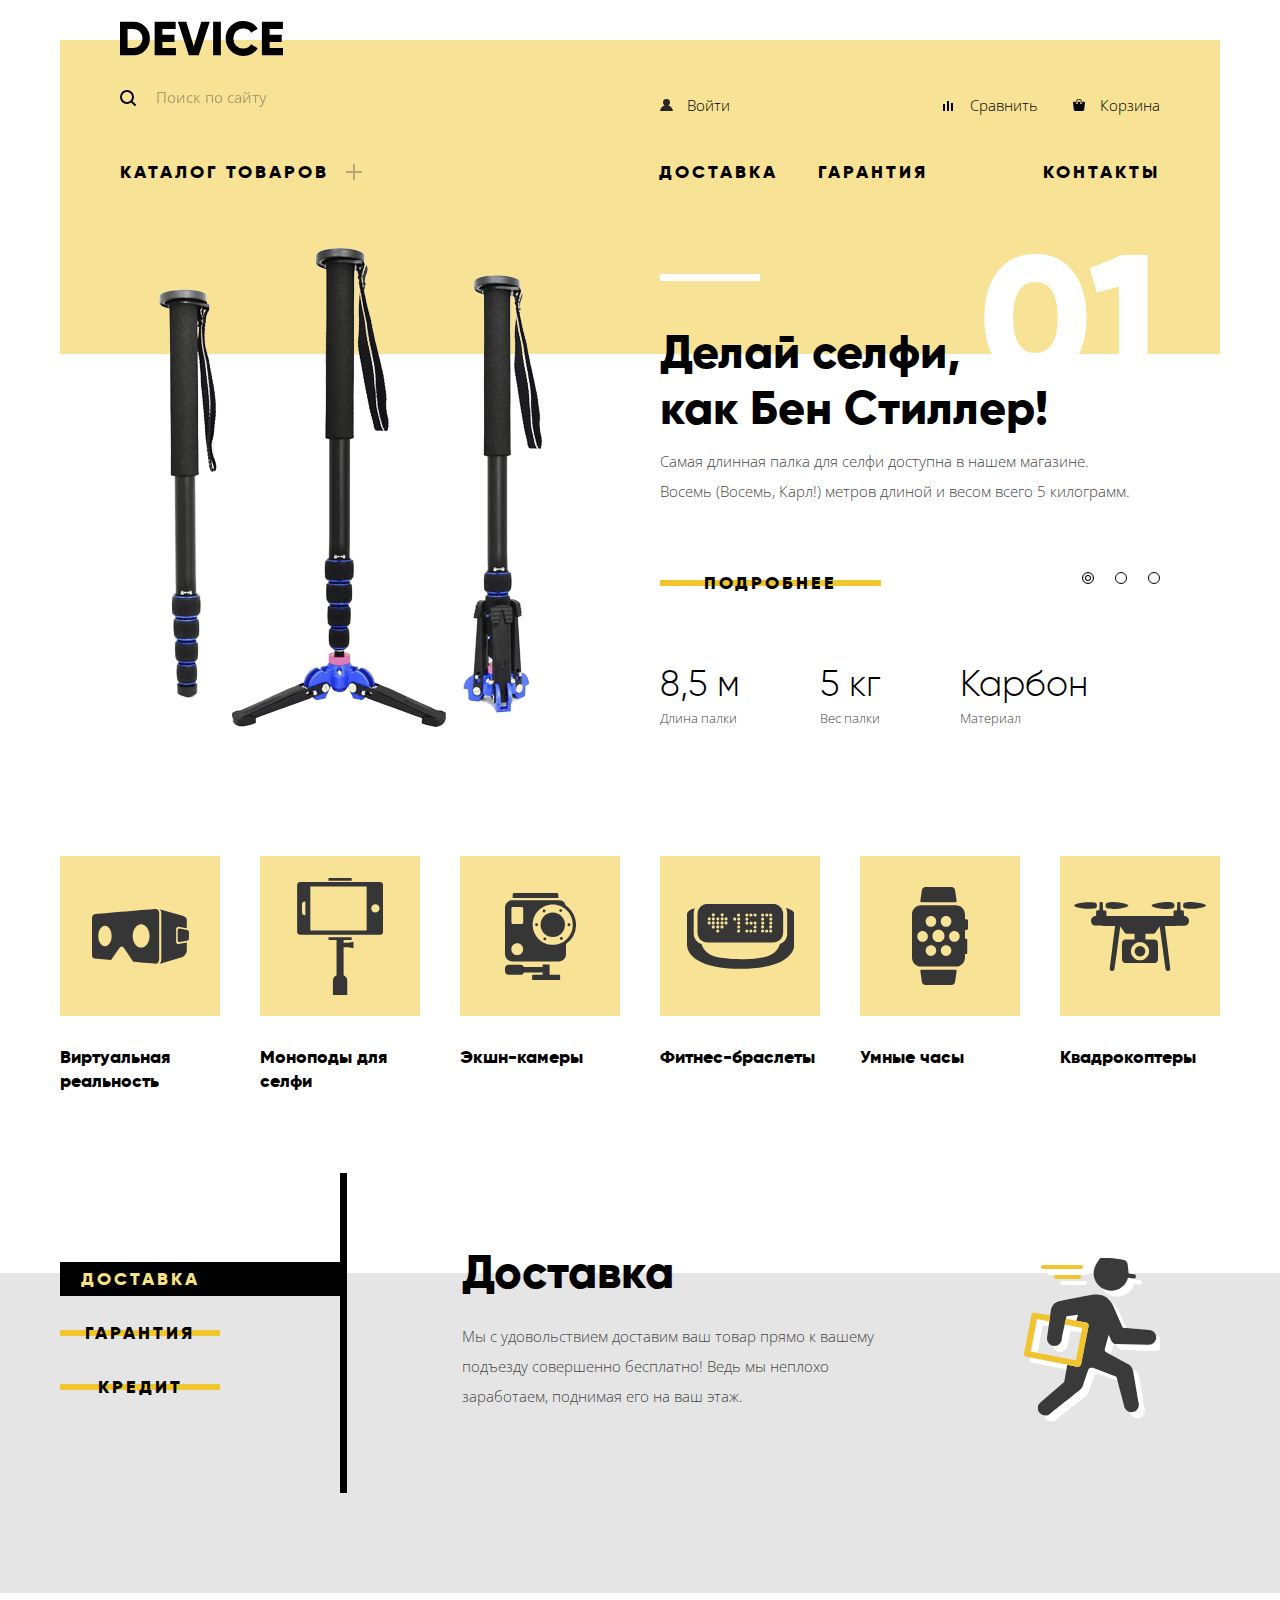
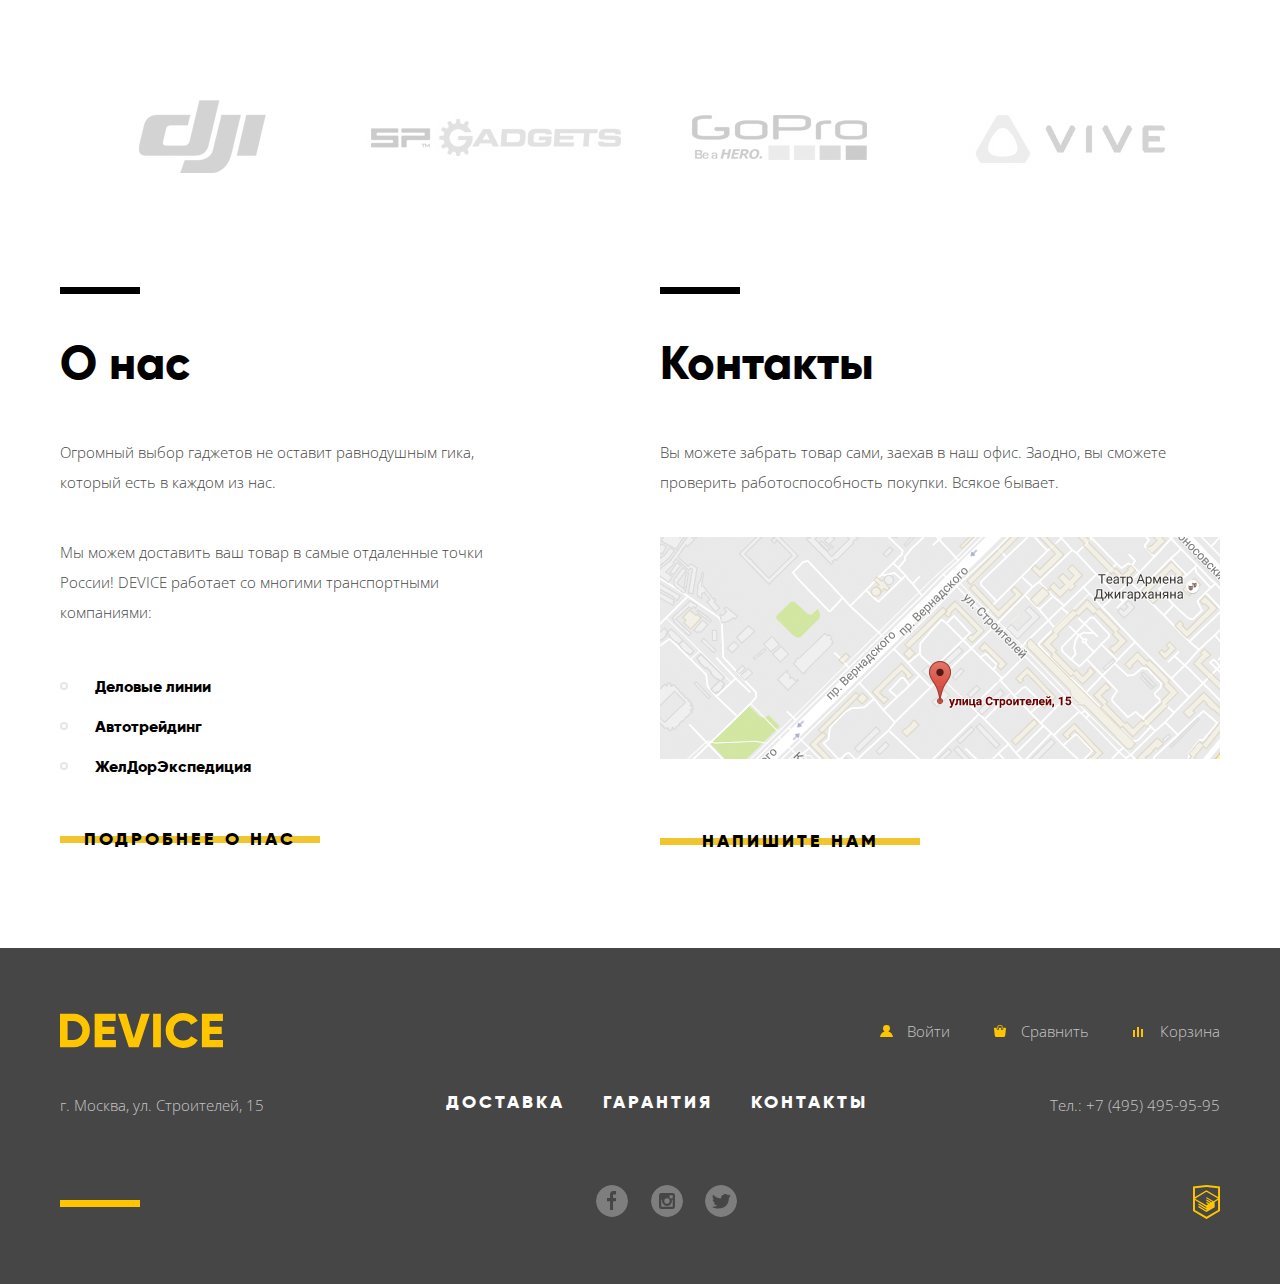
<file: index.html>
<!DOCTYPE html>
<html lang="ru">
<head>
	<meta charset="UTF-8">
	<title>Device</title>
	<link rel="preconnect" href="https://fonts.gstatic.com/" crossorigin>
	<link href="https://fonts.googleapis.com/css?family=Open+Sans:300,400&display=swap&subset=cyrillic" rel="stylesheet">
	<link rel="stylesheet" href="css/normalize.mini.css">
	<link rel="stylesheet" href="css/style.mini.css">
</head>
<body>
	<div class="w-container">
		<header class="main-header">
			<a class="header-logo"><img src="img/main-logo-header.svg" width="163" height="35" alt="Логотип Device"></a>
			<nav class="main-navigation">
				<form class="search-form" method="GET">
					<label class="search-icon" for="inpt-main-search"><span class="visually-hidden">Поиск</span></label>
					<input class="main-search" type="search" name="inpt-main-search" id="inpt-main-search" placeholder="Поиск по сайту">
					<button class="btn-search" type="submit">Найти</button>
					<span class="line-search"></span>
				</form>
				<ul class="user-navigation">
					<li class="user-navigation-item"><a class="login-link" href="#">Войти</a></li>
					<li class="user-navigation-item"><a class="match-link" href="#">Сравнить</a></li>
					<li class="user-navigation-item"><a class="cart-link" href="#">Корзина</a></li>
				</ul>
				<ul class="site-navigation">
					<li class="site-navigation-item">
						<a class="show-2nd-nesting" href="#">Каталог товаров</a>
						<ul class="site-navigation-2nd-nesting">
							<li class="site-navigation-2nd-nesting-item"><a href="#">Виртуальная реальность</a></li>
							<li class="site-navigation-2nd-nesting-item"><a href="monopode.html">Моноподы для селфи</a></li>
							<li class="site-navigation-2nd-nesting-item"><a href="#">Экшн-камеры</a></li>
							<li class="site-navigation-2nd-nesting-item"><a href="#">Фитнес-браслеты</a></li>
							<li class="site-navigation-2nd-nesting-item"><a href="#">Умные часы</a></li>
							<li class="site-navigation-2nd-nesting-item"><a href="#">Квадрокоптеры</a></li>
						</ul>
					</li>
					<li class="site-navigation-item"><a href="#">Доставка</a></li>
					<li class="site-navigation-item"><a href="#">Гарантия</a></li>
					<li class="site-navigation-item"><a href="#">Контакты</a></li>
				</ul>
			</nav>
		</header>
	</div>
	<main>
		<div class="w-container">

			<h1 class="visually-hidden">Магазин Device</h1>

			<div class="promo-slider-wrapper">
				<h2 class="visually-hidden">Лучшие товары</h2>
				<div class="promo-slider-slides promo-slide-1 show-promo-slide">
					<span class="promo-slider-number">01</span>
					<div class="promo-slider-img-wrapper">
						<img class="promo-slider-img" src="img/promo-slider-monopode.png" width="384" height="486" alt="Крутой монопод">
					</div>
					<section class="promo-slider-text-wrapper">
						<h3 class="promo-slider-item-heading">Делай селфи,<br>как Бен Стиллер!</h3>
						<p class="promo-slider-item-description">Самая длинная палка для селфи доступна в нашем магазине. Восемь (Восемь, Карл!) метров длиной и весом всего 5 килограмм.</p>
						<a class="promo-slider-about-link button" href="#">Подробнее</a>
						<dl class="promo-slider-item-features">
							<div class="dt-dd-wrapper">
								<dt class="promo-slider-feature">8,5 м</dt>
								<dd class="feature-description">Длина палки</dd>
							</div>
							<div class="dt-dd-wrapper">
								<dt class="promo-slider-feature">5 кг</dt>
								<dd class="feature-description">Вес палки</dd>
							</div>
							<div class="dt-dd-wrapper">
								<dt class="promo-slider-feature">Карбон</dt>
								<dd class="feature-description">Материал</dd>
							</div>
						</dl>
					</section>
				</div>
				<div class="promo-slider-slides promo-slide-2">
					<span class="promo-slider-number">02</span>
					<div class="promo-slider-img-wrapper">
						<img class="promo-slider-img" src="img/promo-slider-bracelet.png" width="345" height="485" alt="Крутой фитнес-браслет">
					</div>
					<section class="promo-slider-text-wrapper">
						<h3 class="promo-slider-item-heading">Худеем правильно!</h3>
						<p class="promo-slider-item-description">Мотивирующие фитнес-браслеты помогут найти в себе силы не пропускать занятия и соблюдать диету.</p>
						<a class="promo-slider-about-link button" href="#">Подробнее</a>
						<dl class="promo-slider-item-features">
							<div class="dt-dd-wrapper">
								<dt class="promo-slider-feature">48 часов</dt>
								<dd class="feature-description">Без подзарядки</dd>
							</div>
						</dl>
					</section>
				</div>
				<div class="promo-slider-slides promo-slide-3">
					<span class="promo-slider-number">03</span>
					<div class="promo-slider-img-wrapper">
						<img class="promo-slider-img" src="img/promo-slider-quadrocopter.png" width="526" height="334" alt="Крутой квадрокоптер">
					</div>
					<section class="promo-slider-text-wrapper">
						<h3 class="promo-slider-item-heading">Порхает как бабочка, жалит как пчела!</h3>
						<p class="promo-slider-item-description">Этот обычный, на первый взгляд, квадрокоптер оснащен мощным лазером, замаскированным под стандартную камеру.</p>
						<a class="promo-slider-about-link button" href="#">Подробнее</a>
						<dl class="promo-slider-item-features">
							<div class="dt-dd-wrapper">
								<dt class="promo-slider-feature">800 м</dt>
								<dd class="feature-description">Дальность полета</dd>
							</div>
							<div class="dt-dd-wrapper">
								<dt class="promo-slider-feature">50 м</dt>
								<dd class="feature-description">Радиус поражения</dd>
							</div>
						</dl>
					</section>
				</div>
			</div>
			<section class="catalog">
				<h2 class="visually-hidden">Каталог товаров</h2>
				<ul class="category-list">
					<li class="category-list-item"><a href="#">Виртуальная реальность</a></li>
					<li class="category-list-item"><a href="#">Моноподы для селфи</a></li>
					<li class="category-list-item"><a href="#">Экшн-камеры</a></li>
					<li class="category-list-item"><a href="#">Фитнес-браслеты</a></li>
					<li class="category-list-item"><a href="#">Умные часы</a></li>
					<li class="category-list-item"><a href="#">Квадрокоптеры</a></li>
				</ul>
			</section>
		</div>
		<div class="services-slider-wrapper">
			<div class="w-container">
				<h2 class="visually-hidden">Сервисы</h2>
				<ul class="services-list">
					<li class="services-list-item current-in-services-list"><a class="button btn-services" href="#">Доставка</a></li>
					<li class="services-list-item"><a class="button btn-services" href="#">Гарантия</a></li>
					<li class="services-list-item"><a class="button btn-services" href="#">Кредит</a></li>
				</ul>
				<section class="services-slide services-delivery show-services-slide">
					<h3 class="services-slide-heading">Доставка</h3>
					<p class="services-slide-descriprion">Мы с удовольствием доставим ваш товар прямо к вашему подъезду совершенно бесплатно! Ведь мы неплохо заработаем, поднимая его на ваш этаж.</p>
				</section>
				<section class="services-slide services-warranty">
					<h3 class="services-slide-heading">Гарантия</h3>
					<p class="services-slide-descriprion">Если из-за возгорания купленного у нас товара у вас сгорит дом — не переживайте, мы выдадим вам новый. Товар, не дом, конечно же.</p>
				</section>
				<section class="services-slide services-credit">
					<h3 class="services-slide-heading">Кредит</h3>
					<p class="services-slide-descriprion">Залезть в долговую яму стало проще! Кредитные консультанты подберут для вас наиболее выгодные условия кредита. Выгодные для нашего банка, разумеется.</p>
				</section>
			</div>
		</div>
		<div class="w-container">
			<div class="partners">
				<h2 class="visually-hidden">Наши партнеры</h2>
				<ul class="partners-list">
					<li class="partners-list-item">
						<a href="#"><img src="img/logo-dji.png" width="260" height="100" alt="Логотип компании DJI"></a>
					</li>
					<li class="partners-list-item">
						<a href="#"><img src="img/logo-spgadgets.png" width="260" height="100" alt="Логотип компании SPGadgets"></a>
					</li>
					<li class="partners-list-item">
						<a href="#"><img src="img/logo-gopro.png" width="260" height="100" alt="Логотип компании GoPro"></a>
					</li>
					<li class="partners-list-item">
						<a href="#"><img src="img/logo-vive.png" width="260" height="100" alt="Логотип компании HTC Vive"></a>
					</li>
				</ul>
			</div>
			<div class="about-and-contacts-wrapper">
				<section class="about-company">
					<h2>О нас</h2>
					<p>Огромный выбор гаджетов не оставит равнодушным гика, который есть в каждом из нас.</p>
					<p>Мы можем доставить ваш товар в самые отдаленные точки России! DEVICE работает со многими транспортными компаниями:</p>
					<ul class="delivery-companies-list">
						<li>Деловые линии</li>
						<li>Автотрейдинг</li>
						<li>ЖелДорЭкспедиция</li>
					</ul>
					<a class="button" href="#">Подробнее о нас</a>
				</section>
				<section class="contacts">
					<h2>Контакты</h2>
					<p>Вы можете забрать товар сами, заехав в наш офис. Заодно, вы сможете проверить работоспособность покупки. Всякое бывает.</p>
					<a class="map-btn" href="#"><img src="img/map.png" width="560" height="222" alt="Адрес магазина Device по адресу г. Москва, ул. Строителей, д. 15"></a>
					<a class="button btn-about" href="#">Напишите нам</a>
				</section>
			</div>
		</div>
	</main>
	<footer class="main-footer">
		<div class="w-container">
			<ul class="user-navigation-footer">
				<li class="user-navigation-footer-item"><a class="footer-logo"><img src="img/main-logo-footer.svg" width="163" height="35" alt="Логотип Device"></a></li>
				<li class="user-navigation-footer-item"><a class="login-link-footer" href="#">Войти</a></li>
				<li class="user-navigation-footer-item"><a class="compare-link-footer" href="#">Сравнить</a></li>
				<li class="user-navigation-footer-item"><a class="cart-link-footer" href="#">Корзина</a></li>
			</ul>
			<div class="footer-middle-area">
				<address class="footer-address">г. Москва, ул. Строителей, 15</address>
				<ul class="footer-services-list">
					<li class="footer-services-list-item"><a href="#">Доставка</a></li>
					<li class="footer-services-list-item"><a href="#">Гарантия</a></li>
					<li class="footer-services-list-item"><a href="#">Контакты</a></li>
				</ul>
				<span class="tel-number-footer">Тел.: +7 (495) 495-95-95</span>
			</div>
			<div class="footer-bottom-area">
				<span class="line-footer"></span>
				<ul class="social-list">
					<li class="social-list-item social-fb"><a href="#"><span class="visually-hidden">Facebook</span></a></li>
					<li class="social-list-item social-in"><a href="#"><span class="visually-hidden">Instagram</span></a></li>
					<li class="social-list-item social-tw"><a href="#"><span class="visually-hidden">Twitter</span></a></li>
				</ul>
				<a class="htmlacademy-link" href="#"><span class="visually-hidden">HTMLAcademy</span></a>
			</div>
		</div>
	</footer>

	<section class="popup-write-us">
		<h2 class="visually-hidden">Форма обратной связи</h2>
		<form class="form-write-us" action="https://echo.htmlacademy.ru" method="POST">
			<ul class="write-us-list">
				<li class="write-us-list-item">
					<label for="write-us-name">Ваше имя:</label>
					<input type="text" name="write-us-name" id="write-us-name" placeholder="Имя Фамилия">
				</li>
				<li class="write-us-list-item">
					<label for="write-us-email">Ваш email:</label>
					<input type="email" name="write-us-email" id="write-us-email" placeholder="email@example.com">
				</li>
				<li class="write-us-list-item">
					<label for="write-us-text">Текст письма:</label>
					<textarea name="write-us-text" id="write-us-text" cols="30" rows="10" placeholder="В свободной форме"></textarea>
				</li>
			</ul>
			<button class="button" type="submit">Отправить</button>
		</form>
		<button class="close-btn" type="button"><span class="visually-hidden">Закрыть форму</span></button>
	</section>
	<div class="popup-map">
		<p>
			<img src="img/map-big.png" width="960" height="550" alt="Адрес магазина Device по адресу г. Москва, ул. Строителей, д. 15">
		</p>
		<iframe src="https://yandex.ru/map-widget/v1/-/CGsTFXOG" width="960" height="550"></iframe>
		<button class="close-btn" type="button"><span class="visually-hidden">Закрыть карту</span></button>
	</div>

	<script src="js/promo-slider-script.mini.js"></script>
	<script src="js/services-slider-script.mini.js"></script>
	<script src="js/popup-script.mini.js"></script>
</body>
</html>
</file>
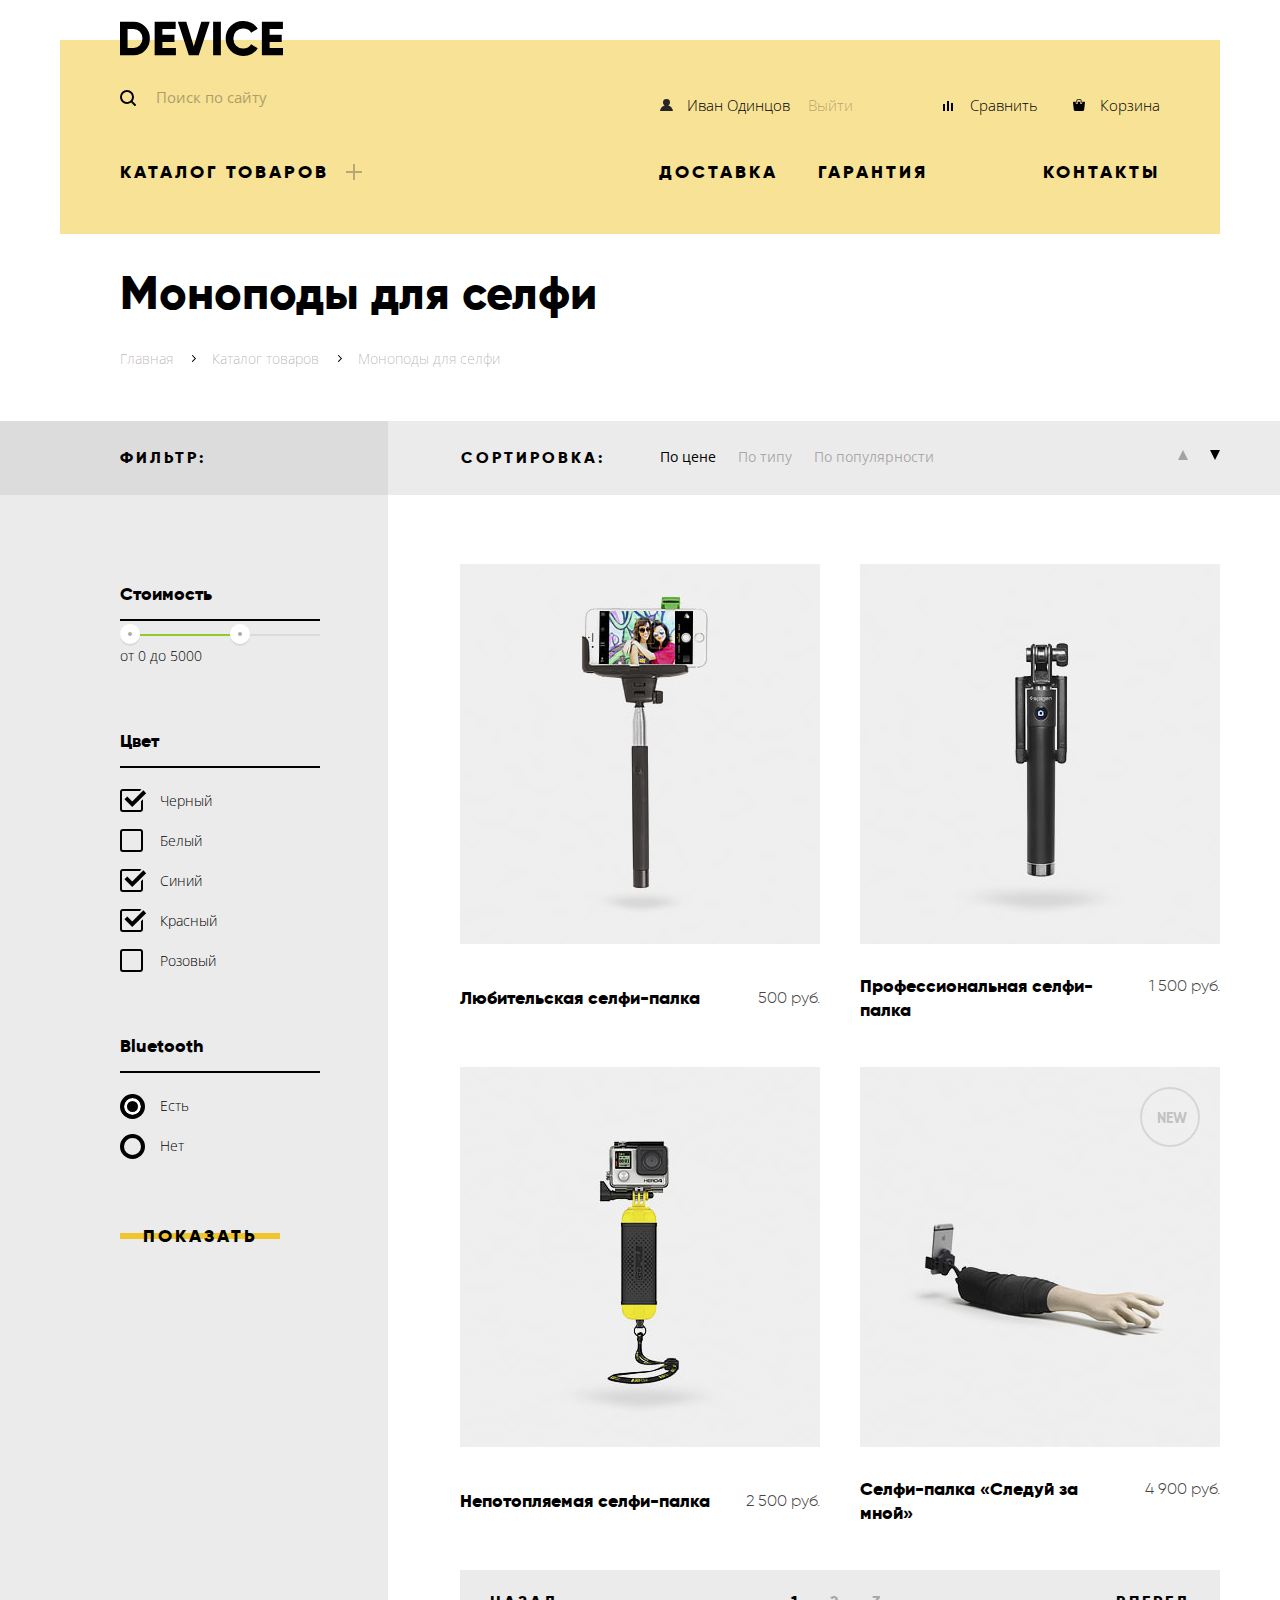
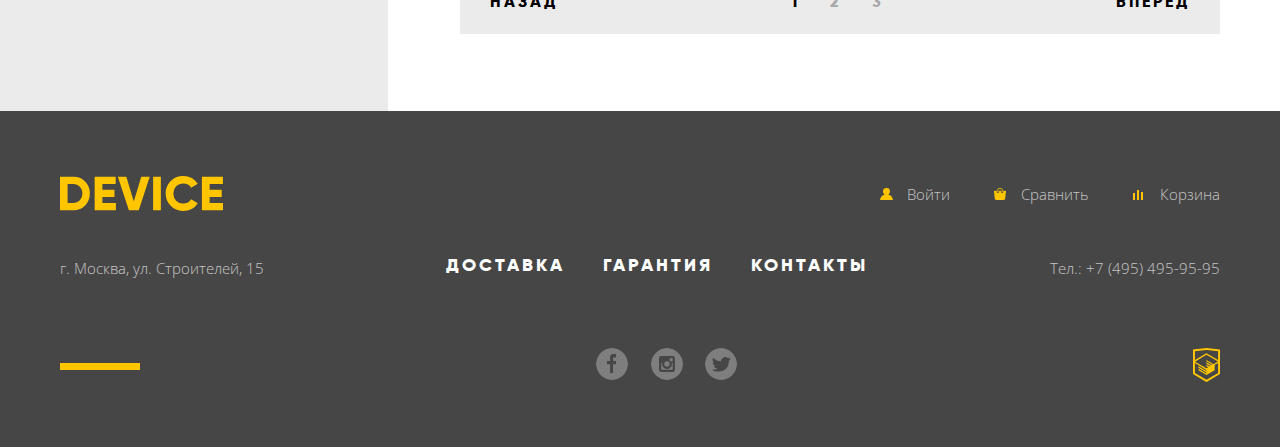
<file: monopode.html>
<!DOCTYPE html>
<html lang="ru">
<head>
	<meta charset="UTF-8">
	<title>Device: Моноподы для селфи</title>
	<link rel="preconnect" href="https://fonts.gstatic.com/" crossorigin>
	<link href="https://fonts.googleapis.com/css?family=Open+Sans:300,400&display=swap&subset=cyrillic" rel="stylesheet">
	<link rel="stylesheet" href="css/normalize.mini.css">
	<link rel="stylesheet" href="css/style.mini.css">
</head>
<body>
	<div class="w-container">
		<header class="main-header header-inner">
			<a class="header-logo" href="index.html"><img src="img/main-logo-header.svg" width="163" height="35" alt="Логотип Device"></a>
			<nav class="main-navigation">
				<form class="search-form" method="GET">
					<label class="search-icon" for="inpt-main-search"><span class="visually-hidden">Поиск</span></label>
					<input class="main-search" type="search" name="inpt-main-search" id="inpt-main-search" placeholder="Поиск по сайту">
					<button class="btn-search" type="submit">Найти</button>
					<span class="line-search"></span>
				</form>
				<ul class="user-navigation user-nav-when-logged">
					<li class="user-navigation-item"><a class="profile-link" href="#">Иван Одинцов</a></li>
					<li class="user-navigation-item"><a class="logout-link" href="#">Выйти</a></li>
					<li class="user-navigation-item"><a class="match-link" href="#">Сравнить</a></li>
					<li class="user-navigation-item"><a class="cart-link" href="#">Корзина</a></li>
				</ul>
				<ul class="site-navigation">
					<li class="site-navigation-item">
						<a class="show-2nd-nesting" href="#">Каталог товаров</a>
						<ul class="site-navigation-2nd-nesting">
							<li class="site-navigation-2nd-nesting-item"><a href="#">Виртуальная реальность</a></li>
							<li class="site-navigation-2nd-nesting-item"><a href="#">Моноподы для селфи</a></li>
							<li class="site-navigation-2nd-nesting-item"><a href="#">Экшн-камеры</a></li>
							<li class="site-navigation-2nd-nesting-item"><a href="#">Фитнес-браслеты</a></li>
							<li class="site-navigation-2nd-nesting-item"><a href="#">Умные часы</a></li>
							<li class="site-navigation-2nd-nesting-item"><a href="#">Квадрокоптеры</a></li>
						</ul>
					</li>
					<li class="site-navigation-item"><a href="#">Доставка</a></li>
					<li class="site-navigation-item"><a href="#">Гарантия</a></li>
					<li class="site-navigation-item"><a href="#">Контакты</a></li>
				</ul>
			</nav>
		</header>
	</div>
	<main>
		<div class="w-container">

			<h1 class="page-heading">Моноподы для селфи</h1>

			<ul class="inner-page-navigation">
				<li class="inner-page-navigation-item"><a href="#">Главная</a></li>
				<li class="inner-page-navigation-item"><a href="#">Каталог товаров</a></li>
				<li class="inner-page-navigation-item"><a class="current-in-inner-page">Моноподы для селфи</a></li>
			</ul>
		</div>
		<div class="filters-and-sorting-heading-wrapper">
			<div class="w-container">
				<h2 class="filters-heading">Фильтр:</h2>
				<h2 class="sorting-heading">Сортировка:</h2>
				<ul class="sorting-list">
					<li class="sorting-list-item"><a class="current-in-sorting">По цене</a></li>
					<li class="sorting-list-item"><a href="#">По типу</a></li>
					<li class="sorting-list-item"><a href="#">По популярности</a></li>
					<li class="sorting-list-item"><a class="sorting-list-arrow arrow-top" href="#"><span class="visually-hidden">По возрастанию</span></a></li>
					<li class="sorting-list-item"><a class="sorting-list-arrow arrow-bottom current-in-sorting-arrow"><span class="visually-hidden">По убыванию</span></a></li>
				</ul>
			</div>
		</div>
		<div class="filters-and-catalog-wrapper">
			<div class="w-container">
				<form class="filters-form" action="https://echo.htmlacademy.ru" method="POST">
					<fieldset class="filters-fieldset">
						<legend>Стоимость</legend>
						<div class="range-field">
							<button class="range-btn" type="button"><span class="visually-hidden">Меньшее значение</span></button>
							<div class="range-line"></div>
							<button class="range-btn" type="button"><span class="visually-hidden">Большее значение</span></button>
							<label>от 0</label>
							<label>до 5000</label>
						</div>
					</fieldset>
					<fieldset class="filters-fieldset">
						<legend>Цвет</legend>
						<ul class="filter-color-list">
							<li class="filter-color-list-item">
								<input class="visually-hidden" type="checkbox" name="color-black" id="color-black" checked>
								<label for="color-black">Черный</label>
							</li>
							<li class="filter-color-list-item">
								<input class="visually-hidden" type="checkbox" name="color-white" id="color-white">
								<label for="color-white">Белый</label>
							</li>
							<li class="filter-color-list-item">
								<input class="visually-hidden" type="checkbox" name="color-blue" id="color-blue" checked>
								<label for="color-blue">Синий</label>
							</li>
							<li class="filter-color-list-item">
								<input class="visually-hidden" type="checkbox" name="color-red" id="color-red" checked>
								<label for="color-red">Красный</label>
							</li>
							<li class="filter-color-list-item">
								<input class="visually-hidden" type="checkbox" name="color-pink" id="color-pink">
								<label for="color-pink">Розовый</label>
							</li>
						</ul>
					</fieldset>
					<fieldset class="filters-fieldset">
						<legend>Bluetooth</legend>
						<ul class="filter-bluetooth-list">
							<li class="filter-bluetooth-list-item">
								<input class="visually-hidden" type="radio" name="bluetooth-choose" id="bluetooth-yes" checked>
								<label for="bluetooth-yes">Есть</label>
							</li>
							<li class="filter-bluetooth-list-item">
								<input class="visually-hidden" type="radio" name="bluetooth-choose" id="bluetooth-no">
								<label for="bluetooth-no">Нет</label>
							</li>
						</ul>
					</fieldset>
					<button class="button" type="submit">Показать</button>
				</form>
				<div class="catalog-and-pagination-wrapper">
					<h2 class="visually-hidden">Каталог моноподов</h2>
					<ul class="catalog-list">
						<li class="catalog-item" tabindex="0">
							<h3 class="catalog-item-heading"><a href="#">Любительская селфи-палка</a></h3>
							<span class="catalog-price">500 руб.</span>
							<div class="img-options-wrapper">
								<img src="img/catalog-list-item-amateur.jpg" width="360" height="380" alt="Картинка любительской селфи-палки">
								<div class="catalog-item-options">
									<button class="button" type="button">В корзину</button>
									<button class="goto-match" type="button">Добавить к сравнению</button>
								</div>
							</div>
						</li>
						<li class="catalog-item" tabindex="0">
							<h3 class="catalog-item-heading"><a href="#">Профессиональная селфи-палка</a></h3>
							<span class="catalog-price">1 500 руб.</span>
							<div class="img-options-wrapper">
								<img src="img/catalog-list-item-pro.jpg" width="360" height="380" alt="Картинка профессиональной селфи-палки">
								<div class="catalog-item-options">
									<button class="button" type="button">В корзину</button>
									<button class="goto-match" type="button">Добавить к сравнению</button>
								</div>
							</div>
						</li>
						<li class="catalog-item" tabindex="0">
							<h3 class="catalog-item-heading"><a href="#">Непотопляемая селфи-палка</a></h3>
							<span class="catalog-price">2 500 руб.</span>
							<div class="img-options-wrapper">
								<img src="img/catalog-list-item-unsink.jpg" width="360" height="380" alt="Картинка непотопляемой селфи-палки">
								<div class="catalog-item-options">
									<button class="button" type="button">В корзину</button>
									<button class="goto-match" type="button">Добавить к сравнению</button>
								</div>
							</div>
						</li>
						<li class="catalog-item new-flag" tabindex="0">
							<h3 class="catalog-item-heading"><a href="#">Селфи-палка «Следуй за мной»</a></h3>
							<span class="catalog-price">4 900 руб.</span>
							<div class="img-options-wrapper">
								<img src="img/catalog-list-item-follow.jpg" width="360" height="380" alt="Картинка селфи-палки Следуй за мной">
								<div class="catalog-item-options">
									<button class="button" type="button">В корзину</button>
									<button class="goto-match" type="button">Добавить к сравнению</button>
								</div>
							</div>
						</li>
					</ul>
					<ul class="pagination-list">
						<li class="pagination-list-item"><a class="current-in-pagination">Назад</a></li>
						<li class="pagination-list-item"><a class="current-in-pagination">1</a></li>
						<li class="pagination-list-item"><a href="#">2</a></li>
						<li class="pagination-list-item"><a href="#">3</a></li>
						<li class="pagination-list-item"><a href="#">Вперед</a></li>
					</ul>
				</div>
			</div>
		</div>
	</main>
	<footer class="main-footer">
		<div class="w-container">
			<ul class="user-navigation-footer">
				<li class="user-navigation-footer-item"><a class="footer-logo"><img src="img/main-logo-footer.svg" width="163" height="35" alt="Логотип Device"></a></li>
				<li class="user-navigation-footer-item"><a class="login-link-footer" href="#">Войти</a></li>
				<li class="user-navigation-footer-item"><a class="compare-link-footer" href="#">Сравнить</a></li>
				<li class="user-navigation-footer-item"><a class="cart-link-footer" href="#">Корзина</a></li>
			</ul>
			<div class="footer-middle-area">
				<address class="footer-address">г. Москва, ул. Строителей, 15</address>
				<ul class="footer-services-list">
					<li class="footer-services-list-item"><a href="#">Доставка</a></li>
					<li class="footer-services-list-item"><a href="#">Гарантия</a></li>
					<li class="footer-services-list-item"><a href="#">Контакты</a></li>
				</ul>
				<span class="tel-number-footer">Тел.: +7 (495) 495-95-95</span>
			</div>
			<div class="footer-bottom-area">
				<span class="line-footer"></span>
				<ul class="social-list">
					<li class="social-list-item social-fb"><a href="#"><span class="visually-hidden">Facebook</span></a></li>
					<li class="social-list-item social-in"><a href="#"><span class="visually-hidden">Instagram</span></a></li>
					<li class="social-list-item social-tw"><a href="#"><span class="visually-hidden">Twitter</span></a></li>
				</ul>
				<a class="htmlacademy-link" href="#"><span class="visually-hidden">HTMLAcademy</span></a>
			</div>
		</div>
	</footer>
</body>
</html>
</file>
<file: css/style.mini.css>
@-webkit-keyframes shake{0%,to{-webkit-transform:translateX(0);transform:translateX(0)}10%,30%,50%,70%,90%{-webkit-transform:translateX(-10px);transform:translateX(-10px)}20%,40%,60%,80%{-webkit-transform:translateX(10px);transform:translateX(10px)}}@keyframes shake{0%,to{-webkit-transform:translateX(0);transform:translateX(0)}10%,30%,50%,70%,90%{-webkit-transform:translateX(-10px);transform:translateX(-10px)}20%,40%,60%,80%{-webkit-transform:translateX(10px);transform:translateX(10px)}}@-webkit-keyframes appear{0%{-webkit-transform:translateY(-2000px);transform:translateY(-2000px)}60%{-webkit-transform:translateY(100px);transform:translateY(100px)}80%{-webkit-transform:translateY(-20px);transform:translateY(-20px)}to{-webkit-transform:translateY(0);transform:translateY(0)}}@keyframes appear{0%{-webkit-transform:translateY(-2000px);transform:translateY(-2000px)}60%{-webkit-transform:translateY(100px);transform:translateY(100px)}80%{-webkit-transform:translateY(-20px);transform:translateY(-20px)}to{-webkit-transform:translateY(0);transform:translateY(0)}}*,::after,::before{-webkit-box-sizing:inherit;box-sizing:inherit}html{-webkit-box-sizing:border-box;box-sizing:border-box}.w-container{width:1200px;margin-left:auto;margin-right:auto;padding-left:20px;padding-right:20px}.button,body{font-weight:800}body{margin:0;font-family:'Gilroy','Arial Black','Impact','Arial',sans-serif}.button,.button::before{-webkit-transition:all 100ms ease-in;-o-transition:all 100ms ease-in;transition:all 100ms ease-in}.button{position:relative;z-index:2;display:inline-block;padding:5px 10px;min-width:160px;vertical-align:middle;font-size:18px;line-height:24px;color:#000;text-align:center;text-decoration:none;text-transform:uppercase;letter-spacing:3px;background-color:transparent;border:0;cursor:pointer}.button::before{content:'';position:absolute;z-index:-1;top:40%;left:0;width:100%;height:20%;background-color:#f0c52e}.button:hover::before{top:0;height:100%}.button:active{color:rgba(0,0,0,.3)}.visually-hidden{position:absolute;width:1px;height:1px;margin:-1px;border:0;padding:0;white-space:nowrap;-webkit-clip-path:inset(100%);clip-path:inset(100%);clip:rect(0 0 0 0);overflow:hidden}.main-header{position:relative;margin-top:40px;padding-top:50px;padding-bottom:170px;background-color:#f7e296}.header-inner{padding-bottom:50px}.header-logo{position:absolute;left:60px;top:-19px;width:163px;height:35px}.main-navigation{display:-webkit-box;display:-ms-flexbox;display:flex;-ms-flex-wrap:wrap;flex-wrap:wrap;width:1040px;margin-left:auto;margin-right:auto}.header-logo[href]:hover{opacity:.6}.header-logo[href]:active{opacity:.3}.search-form,.user-navigation,.user-navigation-footer{font-family:'Open Sans','Arial','Helvetica',"Arial Narrow",sans-serif;font-weight:300;font-size:15px;line-height:30px;color:#000}.search-form{position:relative;display:-webkit-box;display:-ms-flexbox;display:flex;width:440px;margin-right:auto}.search-icon{display:block;width:16px;height:16px;background-image:url(../img/icon-search.svg);background-repeat:no-repeat;cursor:pointer}.main-search{-ms-flex-item-align:start;align-self:flex-start;-webkit-box-flex:1;-ms-flex-positive:1;flex-grow:1;margin-top:-8px;padding:0 20px;font-size:15px;line-height:30px;border:0;background-color:transparent;opacity:.3}.main-search::-webkit-input-placeholder{font:inherit;color:#000}.main-search::-moz-placeholder{font:inherit;color:#000}.main-search:-ms-input-placeholder,.main-search::-ms-input-placeholder{font:inherit;color:#000}.main-search::placeholder{font:inherit;color:#000}.btn-search{display:none;width:85px;margin-top:-20px;padding:8px;vertical-align:middle;font:inherit;text-align:center;background-color:transparent;border:2px solid #000;cursor:pointer}.btn-search:hover{color:#fff;background-color:#000}.btn-search:active{color:rgba(255,255,255,.3)}.main-search:hover,.user-navigation a:hover{opacity:.6}.main-search:focus{opacity:1;outline:0}.main-search:focus+.btn-search{display:inline-block}.main-search:focus~.line-search{position:absolute;bottom:0;left:0;display:block;width:100%;height:2px;background-color:#000}.main-search:focus::-webkit-input-placeholder{color:rgba(0,0,0,.6)}.main-search:focus::-moz-placeholder{color:rgba(0,0,0,.6)}.main-search:focus:-ms-input-placeholder,.main-search:focus::-ms-input-placeholder{color:rgba(0,0,0,.6)}.main-search:focus::placeholder{color:rgba(0,0,0,.6)}.user-navigation{display:-webkit-box;display:-ms-flexbox;display:flex;-ms-flex-wrap:wrap;flex-wrap:wrap;width:500px;margin:0;padding:0;list-style:none}.user-navigation-item:first-child{margin-right:auto}.user-nav-when-logged .user-navigation-item:first-child{margin-right:18px}.user-nav-when-logged .user-navigation-item:nth-child(2){margin-right:auto}.user-navigation-item:nth-last-child(2){margin-right:35px}.user-navigation a{position:relative;padding-left:27px;color:#000;text-decoration:none;text-align:center}.user-navigation a:active{opacity:.3}a.logout-link{padding-left:0;color:rgba(0,0,0,.3)}.login-link::before,.profile-link::before{content:url(../img/icon-user-header.svg)}.match-link::before{content:url(../img/icon-compare-header.svg)}.cart-link::before{content:url(../img/icon-cart-header.svg)}.user-navigation a::before{position:absolute;top:-5px;left:0}.user-navigation-footer-item a::before{position:absolute;left:0}.filters-form ul{margin:0}.filters-form ul,.site-navigation,.site-navigation-2nd-nesting{padding:0;list-style:none}.site-navigation{display:-webkit-box;display:-ms-flexbox;display:flex;-ms-flex-wrap:wrap;flex-wrap:wrap;width:100%;margin:40px 0 0}.site-navigation-2nd-nesting{position:absolute;top:20px;z-index:1000;display:none;-webkit-box-orient:vertical;-webkit-box-direction:normal;-ms-flex-direction:column;flex-direction:column;-ms-flex-wrap:wrap;flex-wrap:wrap;-ms-flex-line-pack:start;align-content:flex-start;width:1160px;height:174px;margin:0 0 0 -60px;padding-top:20px;padding-bottom:30px;padding-left:60px;background-color:#f7e296}.site-navigation-item:nth-child(1){position:relative;margin-right:auto}.site-navigation-item:nth-child(1)>a{position:relative;padding-right:33px}.site-navigation-item:nth-child(1)>a::after,.site-navigation-item:nth-child(1)>a::before{content:'';position:absolute;top:10px;right:0;width:16px;height:2px;background-color:#b8a974}.site-navigation-item:nth-child(1) a::before{-webkit-transform:rotate(90deg);-ms-transform:rotate(90deg);transform:rotate(90deg)}.site-navigation-item:nth-child(2){margin-right:40px}.site-navigation-item:nth-child(3){margin-right:115px}.site-navigation a:hover{color:rgba(0,0,0,.6)}.site-navigation a:active{color:rgba(0,0,0,.3)}.site-navigation-item>a{font-size:18px;line-height:24px;color:#000;text-transform:uppercase;text-decoration:none;letter-spacing:3px}.site-navigation-2nd-nesting a{font-family:'Open Sans','Arial','Helvetica',"Arial Narrow",sans-serif;font-weight:300;font-size:15px;line-height:36px;color:#000;text-decoration:none}.site-navigation-item:nth-child(1):hover>.site-navigation-2nd-nesting{display:-webkit-box;display:-ms-flexbox;display:flex}.site-navigation-2nd-nesting-item{margin-right:57px}.page-heading{margin:0 0 30px;padding:35px 60px 0;font-weight:800;font-size:47px;line-height:48px}.promo-slider-wrapper{position:relative;top:-110px;z-index:100;margin-bottom:-110px}.promo-slider-slides{display:none;-webkit-box-pack:center;-ms-flex-pack:center;justify-content:center;min-height:486px}.promo-slider-number{position:absolute;top:-15px;right:60px;z-index:-1;font-size:179px;line-height:179px;color:#fff}.promo-slider-img-wrapper,.promo-slider-text-wrapper{display:-webkit-box;display:-ms-flexbox;display:flex;width:50%}.promo-slider-img-wrapper{-webkit-box-pack:center;-ms-flex-pack:center;justify-content:center}.promo-slider-text-wrapper{position:relative;-webkit-box-orient:vertical;-webkit-box-direction:normal;-ms-flex-direction:column;flex-direction:column;padding-top:80px;padding-left:20px}.promo-slider-text-wrapper::before{content:'';position:absolute;top:30px;left:20px;width:100px;height:7px;background-color:#fff}.promo-slide-1 .promo-slider-item-heading{width:400px}.promo-slide-2 .promo-slider-item-heading{width:260px}.promo-slider-item-heading{margin:0 0 10px;padding:0;font-weight:800;font-size:47px;line-height:56px}.about-company p,.contacts p,.promo-slider-item-description,.services-slide-descriprion{padding:0;font-family:'Open Sans','Arial','Helvetica',"Arial Narrow",sans-serif;font-weight:300;font-size:15px;line-height:30px;color:#464646}.about-company p,.contacts p,.services-slide-descriprion{margin:0}.promo-slider-item-description{margin:0 0 60px}.promo-slide-1 .promo-slider-item-description{width:480px}.promo-slide-2 .promo-slider-item-description{width:445px}.promo-slide-3 .promo-slider-item-description{width:460px}.promo-slider-about-link{-ms-flex-item-align:start;align-self:flex-start;min-width:221px;margin-bottom:60px}.promo-slider-item-features{display:-webkit-box;display:-ms-flexbox;display:flex;margin:0;padding:0}.dt-dd-wrapper{margin-right:80px}.dt-dd-wrapper:last-of-type{margin-right:0}.feature-description,.promo-slider-feature{margin:0;padding:0;font-weight:300;font-size:36px;line-height:48px}.feature-description{font-family:'Open Sans','Arial','Helvetica',"Arial Narrow",sans-serif;font-size:13px;line-height:20px;color:#464646}.promo-radio-list{position:absolute;top:325px;right:60px;display:-webkit-box;display:-ms-flexbox;display:flex;margin:0;padding:0;list-style:none}.promo-radio-list-item{margin-right:21px}.promo-radio-list-item:last-child{margin-right:0}.show-promo-slide{display:-webkit-box;display:-ms-flexbox;display:flex}.promo-radio-list-item button{width:12px;height:12px;margin:0;padding:0;background-color:transparent;border:1px solid #050505;border-radius:50%;cursor:pointer}.current-radio-btn{-webkit-box-shadow:0 0 0 2px #fff inset,0 0 0 3px #050505 inset;box-shadow:0 0 0 2px #fff inset,0 0 0 3px #050505 inset;cursor:default;pointer-events:none}.inner-page-navigation{display:-webkit-box;display:-ms-flexbox;display:flex;-ms-flex-wrap:wrap;flex-wrap:wrap;margin-bottom:50px;margin-left:60px;padding:0;font-family:'Open Sans','Arial','Helvetica',"Arial Narrow",sans-serif;font-weight:300;font-size:14px;line-height:24px;list-style:none}.inner-page-navigation-item:not(:first-child){position:relative;margin-left:39px}.inner-page-navigation-item:not(:first-child)::before{content:url(../img/icon-nav-arrow.svg);position:absolute;top:-2px;left:-20px}.inner-page-navigation a{color:rgba(0,0,0,.3);text-decoration:none}.inner-page-navigation a:hover,.sorting-list a[href]:hover{color:rgba(0,0,0,.6)}.inner-page-navigation a:active{color:rgba(0,0,0,.1)}.category-list{display:-webkit-box;display:-ms-flexbox;display:flex;-ms-flex-wrap:wrap;flex-wrap:wrap;margin:105px 0 180px -40px;padding:0;font-size:18px;line-height:24px;list-style:none}.category-list-item{width:160px;margin-top:20px;margin-left:40px;padding-top:190px}.category-list a{position:relative;color:#000;text-decoration:none}.category-list-item a::before{content:'';position:absolute;top:-190px;left:0;width:160px;height:160px;background-color:rgba(240,197,46,.5);background-repeat:no-repeat;background-position:center center}.category-list-item:nth-child(1) a::before{background-image:url(../img/icon-promo-vr.svg)}.category-list-item:nth-child(2) a::before{background-image:url(../img/icon-promo-monopode.svg)}.category-list-item:nth-child(3) a::before{background-image:url(../img/icon-promo-camera.svg)}.category-list-item:nth-child(4) a::before{background-image:url(../img/icon-promo-bracelet.svg)}.category-list-item:nth-child(5) a::before{background-image:url(../img/icon-promo-watches.svg)}.category-list-item:nth-child(6) a::before{background-image:url(../img/icon-promo-quadrocopter.svg)}.category-list-item a:hover::before{background-color:#f0c52e}.category-list-item a:active{opacity:.3}.services-slider-wrapper{margin-bottom:95px;background-color:#e5e5e5}.services-slider-wrapper .w-container{position:relative;top:-100px;display:-webkit-box;display:-ms-flexbox;display:flex}.services-list{display:-webkit-box;display:-ms-flexbox;display:flex;-webkit-box-orient:vertical;-webkit-box-direction:normal;-ms-flex-direction:column;flex-direction:column;-webkit-box-pack:center;-ms-flex-pack:center;justify-content:center;width:287px;min-height:320px;margin:0 115px 0 0;padding:0;border-right:7px solid #000;list-style:none}.services-list-item{margin-bottom:20px}.services-list-item:last-child{margin-bottom:0}.current-in-services-list{background-color:#000}.current-in-services-list a{color:#f7e184;pointer-events:none;cursor:default}.current-in-services-list a::before{display:none}.services-slide{-webkit-box-flex:1;-ms-flex-positive:1;flex-grow:1;display:none;padding-top:75px;background-repeat:no-repeat;background-position:top 85px right 60px}.show-services-slide{display:block}.services-delivery{background-image:url(../img/services-slider-delivery.svg)}.services-warranty{background-image:url(../img/services-slider-warranty.svg)}.services-credit{background-image:url(../img/services-slider-credit.svg)}.about-company h2,.contacts h2,.services-slide-heading{padding:0;font-weight:800;font-size:47px;line-height:48px;margin:0 0 25px}.about-company h2,.contacts h2{margin:0}.services-slide-descriprion{width:440px}.filters-and-sorting-heading-wrapper{background-image:-webkit-gradient(linear,left top,right top,color-stop(50%,#dcdcdc),color-stop(50%,#ebebeb));background-image:-o-linear-gradient(left,#dcdcdc 50%,#ebebeb 50%);background-image:linear-gradient(90deg,#dcdcdc 50%,#ebebeb 50%)}.filters-and-sorting-heading-wrapper .w-container,.sorting-list{display:-webkit-box;display:-ms-flexbox;display:flex}.filters-and-sorting-heading-wrapper h2{margin:0;padding:0;font-weight:800;font-size:16px;line-height:24px;letter-spacing:3px;text-transform:uppercase}h2.filters-heading{width:328px;padding:25px 20px 25px 60px;background-color:#dcdcdc}h2.sorting-heading{min-width:252px;padding:25px 10px 25px 73px;background-color:#ebebeb}.sorting-list{-ms-flex-wrap:wrap;flex-wrap:wrap;-webkit-box-flex:1;-ms-flex-positive:1;flex-grow:1;margin:0 0 0 20px;padding:27px 0 10px;font-family:'Open Sans','Arial','Helvetica',"Arial Narrow",sans-serif;font-weight:400;font-size:14px;line-height:18px;list-style:none}.sorting-list-item:not(:last-child){margin-right:22px}.sorting-list-item:nth-last-child(2){margin-left:auto}.sorting-list a[href]{color:rgba(0,0,0,.3);text-decoration:none}.sorting-list a[href]:active{color:#000}.sorting-list-arrow{display:block;width:0;height:0;margin-top:2px;color:transparent;border:10px solid transparent;border-left-width:5px;border-right-width:5px;border-top-width:0;border-bottom-color:#000}.arrow-bottom{-webkit-transform:rotate(180deg);-ms-transform:rotate(180deg);transform:rotate(180deg)}.sorting-list-arrow[href]{border-bottom-color:rgba(0,0,0,.3)}.sorting-list-arrow[href]:hover{border-bottom-color:rgba(0,0,0,.6)}.sorting-list-arrow[href]:active{border-bottom-color:#000}.filters-and-catalog-wrapper{background-image:-webkit-gradient(linear,left top,right top,color-stop(50%,#ebebeb),color-stop(50%,#fff));background-image:-o-linear-gradient(left,#ebebeb 50%,#fff 50%);background-image:linear-gradient(90deg,#ebebeb 50%,#fff 50%)}.filters-and-catalog-wrapper .w-container{display:-webkit-box;display:-ms-flexbox;display:flex}.filters-form{-ms-flex-negative:0;flex-shrink:0;width:328px;margin:0;padding:87px 68px 0 60px;background-color:#ebebeb}.filters-fieldset{position:relative;margin:0 0 53px;padding:0;border:0}.filters-fieldset::before{content:'';position:absolute;top:-15px;left:0;width:100%;height:2px;background-color:#000}.range-field{position:relative}.range-btn{position:absolute;top:-10px;left:0;z-index:1;margin:0;padding:0;width:20px;height:20px;background-color:#ababab;border:8px solid #fff;border-radius:50%;-webkit-box-shadow:0 2px 0 0 #dadada;box-shadow:0 2px 0 0 #dadada;cursor:pointer}.range-field .range-btn:nth-of-type(2){left:110px}.range-line{position:relative;width:100%;height:2px;background-color:#dbdbdb}.range-line::before{content:'';position:absolute;top:0;left:0;width:60%;height:100%;background-color:#91c92f}.filters-form legend{margin:0 0 28px;padding:0;font-size:18px;line-height:24px}.filters-form label{font-family:'Open Sans','Arial','Helvetica',"Arial Narrow",sans-serif;font-weight:300;font-size:14px;line-height:40px}.filters-fieldset input[type=checkbox]+label,.filters-fieldset input[type=radio]+label{position:relative;padding-left:40px;cursor:pointer}.filters-fieldset input[type=checkbox]+label::before,.filters-fieldset input[type=radio]+label::before{content:'';position:absolute;top:-2px;left:0}.filters-fieldset input[type=checkbox]+label::before{width:23px;height:23px;border:2px solid #000;border-radius:3px}.filters-fieldset input[type=checkbox]:checked+label::before{content:url(../img/icon-checkbox-on.svg);top:-4px;border:0}.filters-fieldset input[type=radio]+label::before{width:25px;height:25px;border:4px solid #000;border-radius:50%}.filters-fieldset input[type=radio]:checked+label::before{background-color:#000;-webkit-box-shadow:0 0 0 3px #fff inset;box-shadow:0 0 0 3px #fff inset}.filters-fieldset input[type=checkbox]+label:hover::before,.filters-fieldset input[type=radio]+label:hover::before,.user-navigation-footer-item a:hover::before{opacity:.6}.filters-fieldset input[type=checkbox]:focus+label::before{-webkit-box-shadow:0 0 0 3px #ebebeb,0 0 0 6px #ffc600;box-shadow:0 0 0 3px #ebebeb,0 0 0 6px #ffc600}.filters-fieldset input[type=radio]:focus+label::before{-webkit-box-shadow:0 0 0 3px #fff inset,0 0 0 3px #ebebeb,0 0 0 6px #ffc600;box-shadow:0 0 0 3px #fff inset,0 0 0 3px #ebebeb,0 0 0 6px #ffc600}.catalog-and-pagination-wrapper{-webkit-box-flex:1;-ms-flex-positive:1;flex-grow:1;padding:69px 0 77px 72px;background-color:#fff}.catalog-item,.catalog-list{display:-webkit-box;display:-ms-flexbox;display:flex;-ms-flex-wrap:wrap;flex-wrap:wrap;-webkit-box-pack:justify;-ms-flex-pack:justify;justify-content:space-between}.catalog-list{margin:0;padding:0;list-style:none}.catalog-item{position:relative;width:360px;margin-bottom:45px}.new-flag::before{content:'New';position:absolute;top:20px;right:20px;z-index:1;-webkit-box-pack:center;-ms-flex-pack:center;justify-content:center;-webkit-box-align:center;-ms-flex-align:center;align-items:center;width:60px;height:60px;padding-top:3px;padding-left:3px;font-weight:800;font-size:14px;line-height:24px;color:rgba(0,0,0,.2);text-transform:uppercase;border:2px solid rgba(0,0,0,.1);border-radius:50%}.img-options-wrapper{position:relative;-webkit-box-ordinal-group:0;-ms-flex-order:-1;order:-1;width:100%;height:380px;margin-bottom:30px}.catalog-item-heading{margin:0;padding:0;max-width:260px;font-weight:800;font-size:18px;line-height:24px}.catalog-item-heading a{color:#000;text-decoration:none}.catalog-price{font-weight:300;font-size:16px;line-height:24px;color:#464646}.catalog-item-options{position:absolute;z-index:2;top:0;left:0;display:none;-webkit-box-orient:vertical;-webkit-box-direction:normal;-ms-flex-direction:column;flex-direction:column;-webkit-box-pack:center;-ms-flex-pack:center;justify-content:center;-webkit-box-align:center;-ms-flex-align:center;align-items:center;width:100%;height:100%;background-color:rgba(238,238,238,.7)}.catalog-item-options .button{margin-bottom:20px}.goto-match{font-family:'Open Sans','Arial','Helvetica',"Arial Narrow",sans-serif;font-weight:300;font-size:13px;line-height:36px;color:rgba(0,0,0,.5);background-color:transparent;border:0;cursor:pointer}.goto-match:hover{color:#000}.goto-match:active{color:rgba(0,0,0,.2)}.catalog-item:hover .catalog-item-options,.new-flag::before{display:-webkit-box;display:-ms-flexbox;display:flex}.catalog-item:focus{outline:0;-webkit-box-shadow:0 0 0 3px #fff,0 0 0 6px #ffc600;box-shadow:0 0 0 3px #fff,0 0 0 6px #ffc600}.catalog-item:focus .catalog-item-options{display:-webkit-box;display:-ms-flexbox;display:flex}.pagination-list{display:-webkit-box;display:-ms-flexbox;display:flex;-webkit-box-align:center;-ms-flex-align:center;align-items:center;width:100%;margin:0;padding:0;font-size:16px;line-height:24px;background-color:#ebebeb;list-style:none}.pagination-list a{color:#000;text-decoration:none;text-transform:uppercase;letter-spacing:3px}.pagination-list-item:not(:first-child):not(:last-child) a[href]{color:rgba(0,0,0,.3)}.pagination-list-item:not(:first-child):not(:last-child) a:hover{color:rgba(0,0,0,.6)}.pagination-list-item:not(:first-child):not(:last-child) a:active{color:#000}.pagination-list-item:not(:first-child):not(:last-child):not(:nth-last-child(2)){margin-right:30px}.pagination-list-item:first-child{margin-right:auto}.pagination-list-item:last-child{margin-left:auto}.pagination-list-item:first-child a,.pagination-list-item:last-child a{display:block;padding:20px 30px}.pagination-list-item:first-child a:hover,.pagination-list-item:last-child a:hover{background-color:rgba(0,0,0,.08)}.pagination-list-item:first-child a:active,.pagination-list-item:last-child a:active{color:rgba(0,0,0,.3)}.partners{margin-bottom:95px}.about-and-contacts-wrapper,.partners-list{display:-webkit-box;display:-ms-flexbox;display:flex}.partners-list{-ms-flex-wrap:wrap;flex-wrap:wrap;-ms-flex-pack:distribute;justify-content:space-around;margin:0;padding:0;list-style:none}.partners-list-item a{display:block;opacity:.2;-webkit-filter:grayscale(100%);filter:grayscale(100%)}.partners-list-item a:hover{opacity:1;-webkit-filter:none;filter:none}.about-and-contacts-wrapper{-webkit-box-pack:justify;-ms-flex-pack:justify;justify-content:space-between;margin-bottom:90px}.about-company{width:460px}.contacts{width:560px}.about-and-contacts-wrapper section{position:relative;padding-top:52px}.about-and-contacts-wrapper section::before{content:'';position:absolute;top:0;left:0;width:80px;height:7px;background-color:#000}.about-and-contacts-wrapper h2{margin-bottom:50px}.about-and-contacts-wrapper p{margin-bottom:40px}.delivery-companies-list{margin:0 0 35px;padding:0;font-size:16px;line-height:40px;list-style:none}.delivery-companies-list li{position:relative;padding-left:35px}.delivery-companies-list li::before{content:'';position:absolute;top:15px;left:0;width:8px;height:8px;border:2px solid #e5e5e5;border-radius:50%}.about-and-contacts-wrapper .button{min-width:260px}.map-btn{display:-webkit-box;display:-ms-flexbox;display:flex;margin-bottom:65px}.map-btn:hover{-webkit-box-shadow:0 0 7px 0 rgba(0,0,0,.2);box-shadow:0 0 7px 0 rgba(0,0,0,.2)}.main-footer{padding-top:65px;background-color:#464646}.main-footer .w-container,.user-navigation-footer{display:-webkit-box;display:-ms-flexbox;display:flex;-ms-flex-wrap:wrap;flex-wrap:wrap}.user-navigation-footer{width:100%;margin:0 0 33px;padding:0;list-style:none}.user-navigation-footer-item:first-child{margin-right:auto}.user-navigation-footer-item:not(:first-child):not(:last-child){margin-right:44px}.user-navigation-footer-item:not(:first-child) a{position:relative;padding-left:27px;line-height:36px;text-decoration:none;text-align:center;color:rgba(255,255,255,.7)}.user-navigation-footer-item a::before{top:-8px}.login-link-footer::before{content:url(../img/icon-user-footer.svg)}.compare-link-footer::before{content:url(../img/icon-cart-footer.svg)}.cart-link-footer::before{content:url(../img/icon-compare-footer.svg)}.user-navigation-footer-item a:hover{color:#fff}.user-navigation-footer-item a:active{opacity:.3}.footer-bottom-area,.footer-middle-area{display:-webkit-box;display:-ms-flexbox;display:flex;-ms-flex-wrap:wrap;flex-wrap:wrap;width:100%;margin-bottom:65px}.footer-address,.tel-number-footer{font-family:'Open Sans','Arial','Helvetica',"Arial Narrow",sans-serif;font-weight:300;font-style:normal;font-size:15px;line-height:30px;color:rgba(255,255,255,.7)}.footer-services-list{-webkit-box-pack:center;-ms-flex-pack:center;justify-content:center}.footer-services-list,.social-list{display:-webkit-box;display:-ms-flexbox;display:flex;-ms-flex-wrap:wrap;flex-wrap:wrap;margin:0 auto;padding:0;list-style:none}.footer-services-list{max-width:560px}.footer-services-list-item{margin-right:38px}.footer-services-list-item:last-child{margin-right:0}.footer-services-list a{font-size:18px;line-height:24px;color:#fff;text-decoration:none;text-transform:uppercase;letter-spacing:3px}.footer-services-list a:hover{color:rgba(255,255,255,.6)}.footer-services-list a:active{color:rgba(255,255,255,.3)}.line-footer{display:block;width:80px;height:7px;margin-top:15px;background-color:#ffc600}.social-list{width:141px;-webkit-box-pack:justify;-ms-flex-pack:justify;justify-content:space-between}.social-list-item a{display:block;width:32px;height:32px;border-radius:50%;background-repeat:no-repeat;opacity:.3}.htmlacademy-link:hover,.social-list-item a:hover{opacity:.6}.social-list-item a:active{opacity:.1}.social-fb a{background-image:url(../img/icon-fb.svg)}.social-in a{background-image:url(../img/icon-insta.svg)}.htmlacademy-link{display:block;width:27px;height:34px;background-image:url(../img/icon-html-academy.svg);background-repeat:no-repeat}.htmlacademy-link:active{opacity:.3}.social-tw a{background-image:url(../img/icon-tw.svg)}.popup-write-us{position:fixed;top:20%;left:50%;z-index:1200;display:none;width:960px;min-height:550px;margin-left:-480px;padding:90px 100px;background-color:#fff;-webkit-box-shadow:0 10px 20px 0 rgba(0,0,0,.2);box-shadow:0 10px 20px 0 rgba(0,0,0,.2)}.write-us-list{display:-webkit-box;display:-ms-flexbox;display:flex;-webkit-box-pack:justify;-ms-flex-pack:justify;justify-content:space-between;-ms-flex-wrap:wrap;flex-wrap:wrap;margin:0;padding:0;list-style:none}.write-us-list-item{margin-bottom:36px}.write-us-list-item:not(:last-child){width:360px}.write-us-list-item:last-child{width:100%}.write-us-list-item label{display:block;margin-bottom:10px;font-size:18px;line-height:24px}.write-us-list-item input,.write-us-list-item textarea{width:100%;padding:15px 20px;font-family:'Open Sans','Arial','Helvetica',"Arial Narrow",sans-serif;font-weight:400;font-size:14px;line-height:18px;background-color:#f2f2f2;border:0}.write-us-list-item textarea{min-width:100%;max-width:100%;min-height:156px}.write-us-list-item input:hover,.write-us-list-item textarea:hover{background-color:#eaeaea}.write-us-list-item input:focus,.write-us-list-item textarea:focus{background-color:#fff;outline:0;-webkit-box-shadow:0 0 0 3px #f7e296 inset;box-shadow:0 0 0 3px #f7e296 inset}.write-us-list-item input::-webkit-input-placeholder,.write-us-list-item textarea::-webkit-input-placeholder{color:rgba(70,70,70,.4)}.write-us-list-item input::-moz-placeholder,.write-us-list-item textarea::-moz-placeholder{color:rgba(70,70,70,.4)}.write-us-list-item input:-ms-input-placeholder,.write-us-list-item input::-ms-input-placeholder,.write-us-list-item textarea:-ms-input-placeholder,.write-us-list-item textarea::-ms-input-placeholder{color:rgba(70,70,70,.4)}.write-us-list-item input::placeholder,.write-us-list-item textarea::placeholder{color:rgba(70,70,70,.4)}.popup-write-us .button{min-width:200px}.popup-map{position:fixed;top:20%;left:50%;z-index:1201;display:none;width:960px;height:550px;margin-left:-480px;-webkit-box-shadow:0 10px 20px 0 rgba(0,0,0,.2);box-shadow:0 10px 20px 0 rgba(0,0,0,.2)}.close-btn,.popup-map p{position:relative;z-index:1;margin:0;padding:0}.popup-map iframe{position:absolute;top:0;left:0;z-index:2;border:0}.close-btn{position:absolute;top:22px;right:22px;z-index:3;width:55px;height:55px;background-color:rgba(240,197,46,.5);border:0;border-radius:50%;cursor:pointer}.close-btn::after,.close-btn::before{content:'';position:absolute;top:26px;left:13px;width:31px;height:3px;background-color:#fff}.close-btn::before{-webkit-transform:rotate(45deg);-ms-transform:rotate(45deg);transform:rotate(45deg)}.close-btn::after{-webkit-transform:rotate(-45deg);-ms-transform:rotate(-45deg);transform:rotate(-45deg)}.close-btn:hover{background-color:#f0c52e}.close-btn:active{background-color:rgba(240,197,46,.3)}.show-popup{display:block;-webkit-animation:appear 800ms;animation:appear 800ms}.popup-error{-webkit-animation:shake 600ms;animation:shake 600ms}[class*=current-in]{pointer-events:none;cursor:default}@font-face{font-family:'Gilroy';src:url(../fonts/Gilroy/GilroyExtraBold.woff2) format('woff2'),url(../fonts/Gilroy/GilroyExtraBold.woff) format('woff');font-weight:800;font-style:normal;font-display:swap}@font-face{font-family:'Gilroy';src:url(../fonts/Gilroy/GilroyLight.woff2) format('woff2'),url(../fonts/Gilroy/GilroyLight.woff) format('woff');font-weight:300;font-style:normal;font-display:swap}
</file>
